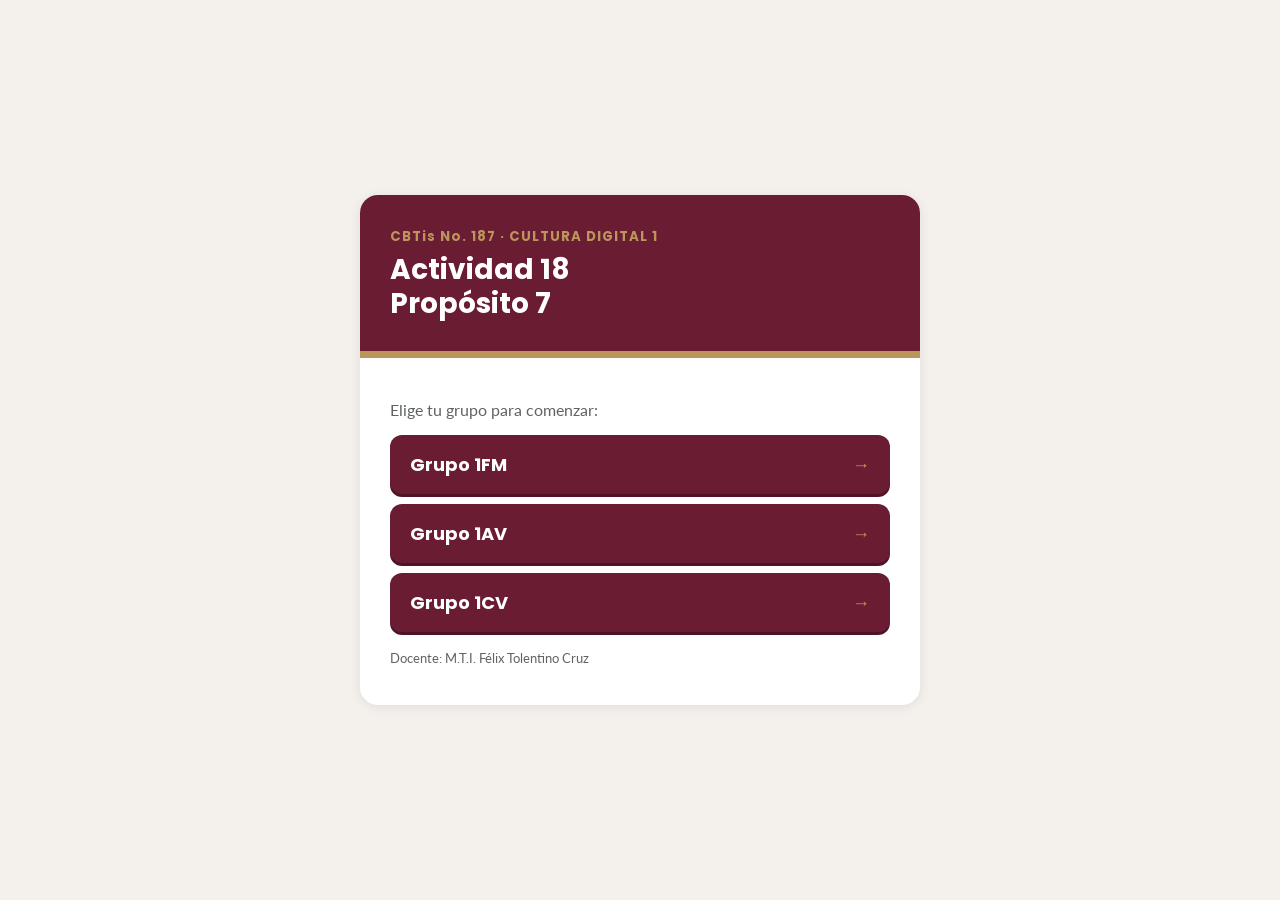
<file: index.html>
<!DOCTYPE html>
<html lang="es"><head><meta charset="utf-8"><meta name="viewport" content="width=device-width, initial-scale=1">
<title>Actividad 18 · Propósito 7 · Cultura Digital 1</title>
<link href="https://fonts.googleapis.com/css2?family=Poppins:wght@500;700&family=Lato:wght@400;700&display=swap" rel="stylesheet">
<style>
body{margin:0;font-family:Lato,Arial,sans-serif;background:#F4F1EC;color:#262626;display:flex;min-height:100vh;align-items:center;justify-content:center;padding:20px;box-sizing:border-box}
.c{max-width:560px;width:100%;background:#fff;border-radius:18px;overflow:hidden;box-shadow:0 2px 12px rgba(0,0,0,.08)}
.h{background:#691C32;color:#fff;padding:30px;border-bottom:7px solid #BC955C}
.h small{color:#BC955C;font-family:Poppins;font-weight:700;letter-spacing:1px}
h1{font-family:Poppins;margin:6px 0 0;font-size:28px;line-height:1.2}
.b{padding:26px 30px}
a.g{display:block;text-decoration:none;background:#691C32;color:#fff;font-family:Poppins;font-weight:700;font-size:18px;padding:16px 20px;border-radius:12px;margin:10px 0;box-shadow:0 3px 0 #4E1426}
a.g span{float:right;color:#BC955C}
p{color:#5F6366}
</style></head><body><div class="c"><div class="h"><small>CBTis No. 187 · CULTURA DIGITAL 1</small><h1>Actividad 18<br>Propósito 7</h1></div>
<div class="b"><p>Elige tu grupo para comenzar:</p>
<a class="g" href="1fm.html">Grupo 1FM <span>→</span></a>
<a class="g" href="1av.html">Grupo 1AV <span>→</span></a>
<a class="g" href="1cv.html">Grupo 1CV <span>→</span></a>
<p style="font-size:13px;margin-top:18px">Docente: M.T.I. Félix Tolentino Cruz</p></div></div></body></html>
</file>
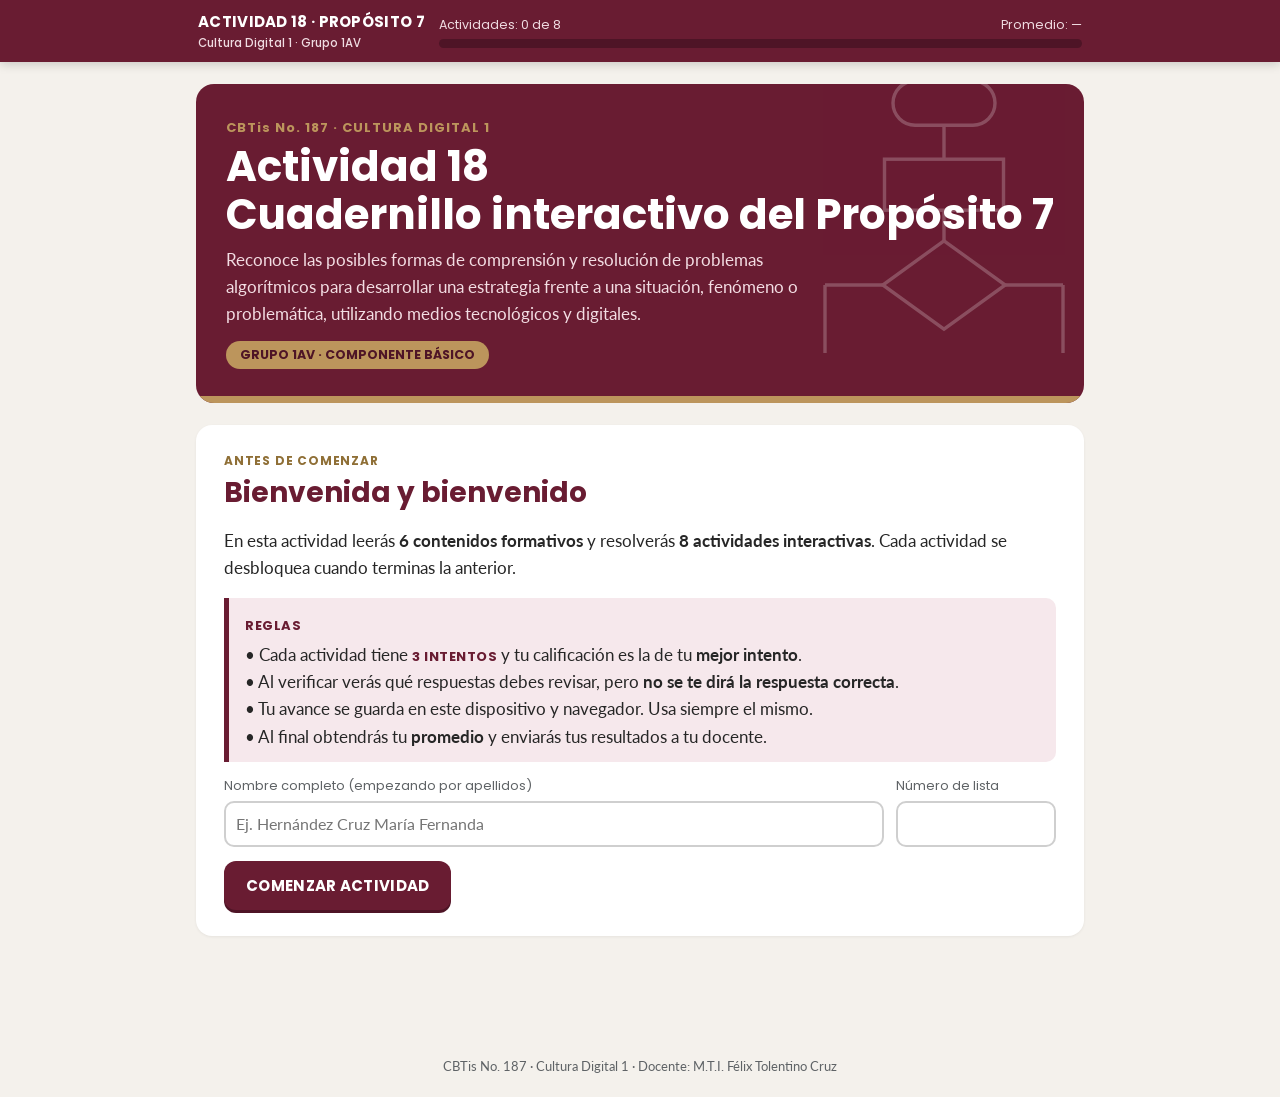
<file: 1av.html>
<!DOCTYPE html>
<html lang="es">
<head>
<meta charset="utf-8">
<meta name="viewport" content="width=device-width, initial-scale=1">
<title>ACTIVIDAD 18 · Propósito 7 · Cultura Digital 1 · Grupo 1AV</title>
<link rel="preconnect" href="https://fonts.googleapis.com">
<link href="https://fonts.googleapis.com/css2?family=Poppins:wght@500;600;700&family=Lato:ital,wght@0,400;0,700;1,400&display=swap" rel="stylesheet">
<script src="config.js"></script>
<link rel="stylesheet" href="estilos.css">
</head>
<body>
<header class="top"><div class="topin">
 <div class="brand">ACTIVIDAD 18 · PROPÓSITO 7<small>Cultura Digital 1 · Grupo 1AV</small></div>
 <div class="prog"><div class="lbl"><span id="plbl">Actividades: 0 de 8</span><span id="ppro">Promedio: —</span></div><div class="bar"><i id="pbar"></i></div></div>
</div></header>
<main id="app"></main>
<footer>CBTis No. 187 · Cultura Digital 1 · Docente: M.T.I. Félix Tolentino Cruz</footer>
<div id="constancia"></div>
<div class="toast" id="toast"></div>
<script>window.GRUPO="1AV";window._P="[base64]/[base64]/ADI9Aic/KsIgojIDJCIsIiMgQ0TNBibgAphiDiciAiOiIkIgwiIuBiclVGTiAiOiEkIgwiI/[base64]/[base64]/KsIgwiI/EGcsV3YgEGbgUmbllGdg4WqDnWdR9rwiACLi8TYyJ2bjBSZzBybk5WoDX3Y/KMI5ByPhdWYwBibpOca1F3vCDCL/EGdzVWdjByb05WoDX3Q/KsIgwiI/IXYyd2bsBSZyVWa1FHIlNHIpOcdx9rwgkHI/8GZuF6w1NGI5BSZk52sDT2vCDCL/EGdjVmZhBibpOca1FHIh9rwgwyPlJnc1N2bgk6w1F1vCLyWgwiI/[base64]/[base64]/KsIbtFI6IiMhJCIsIjMgojIkVWZzJye";</script>
<script src="app.js"></script>
</body>
</html>
</file>
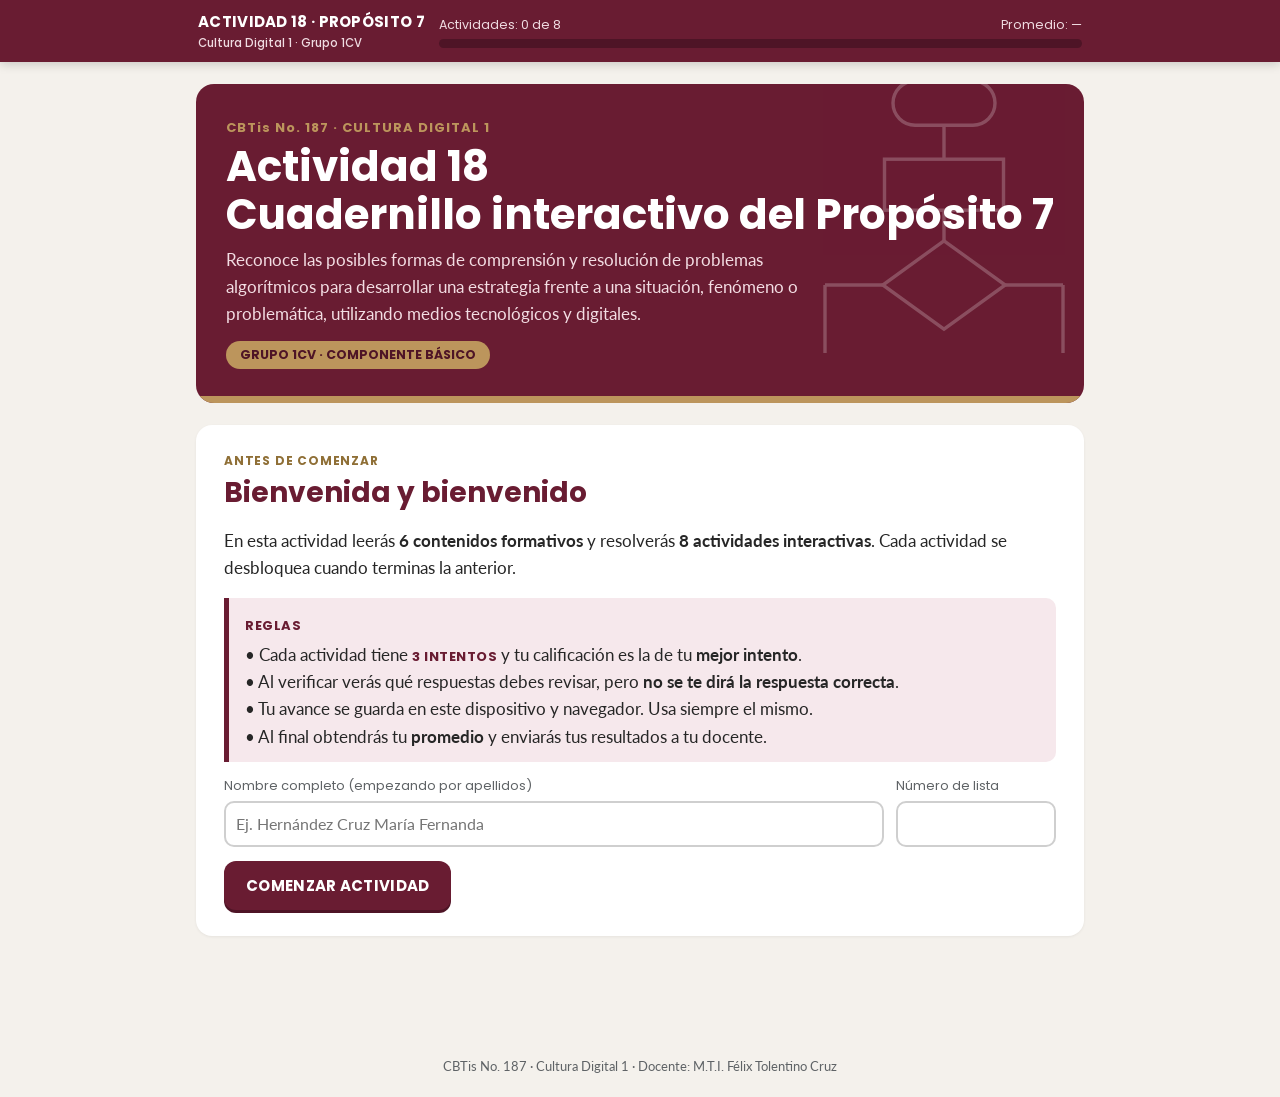
<file: 1cv.html>
<!DOCTYPE html>
<html lang="es">
<head>
<meta charset="utf-8">
<meta name="viewport" content="width=device-width, initial-scale=1">
<title>ACTIVIDAD 18 · Propósito 7 · Cultura Digital 1 · Grupo 1CV</title>
<link rel="preconnect" href="https://fonts.googleapis.com">
<link href="https://fonts.googleapis.com/css2?family=Poppins:wght@500;600;700&family=Lato:ital,wght@0,400;0,700;1,400&display=swap" rel="stylesheet">
<script src="config.js"></script>
<link rel="stylesheet" href="estilos.css">
</head>
<body>
<header class="top"><div class="topin">
 <div class="brand">ACTIVIDAD 18 · PROPÓSITO 7<small>Cultura Digital 1 · Grupo 1CV</small></div>
 <div class="prog"><div class="lbl"><span id="plbl">Actividades: 0 de 8</span><span id="ppro">Promedio: —</span></div><div class="bar"><i id="pbar"></i></div></div>
</div></header>
<main id="app"></main>
<footer>CBTis No. 187 · Cultura Digital 1 · Docente: M.T.I. Félix Tolentino Cruz</footer>
<div id="constancia"></div>
<div class="toast" id="toast"></div>
<script>window.GRUPO="1CV";window._P="==[base64]/[base64]/[base64]";</script>
<script src="app.js"></script>
</body>
</html>
</file>
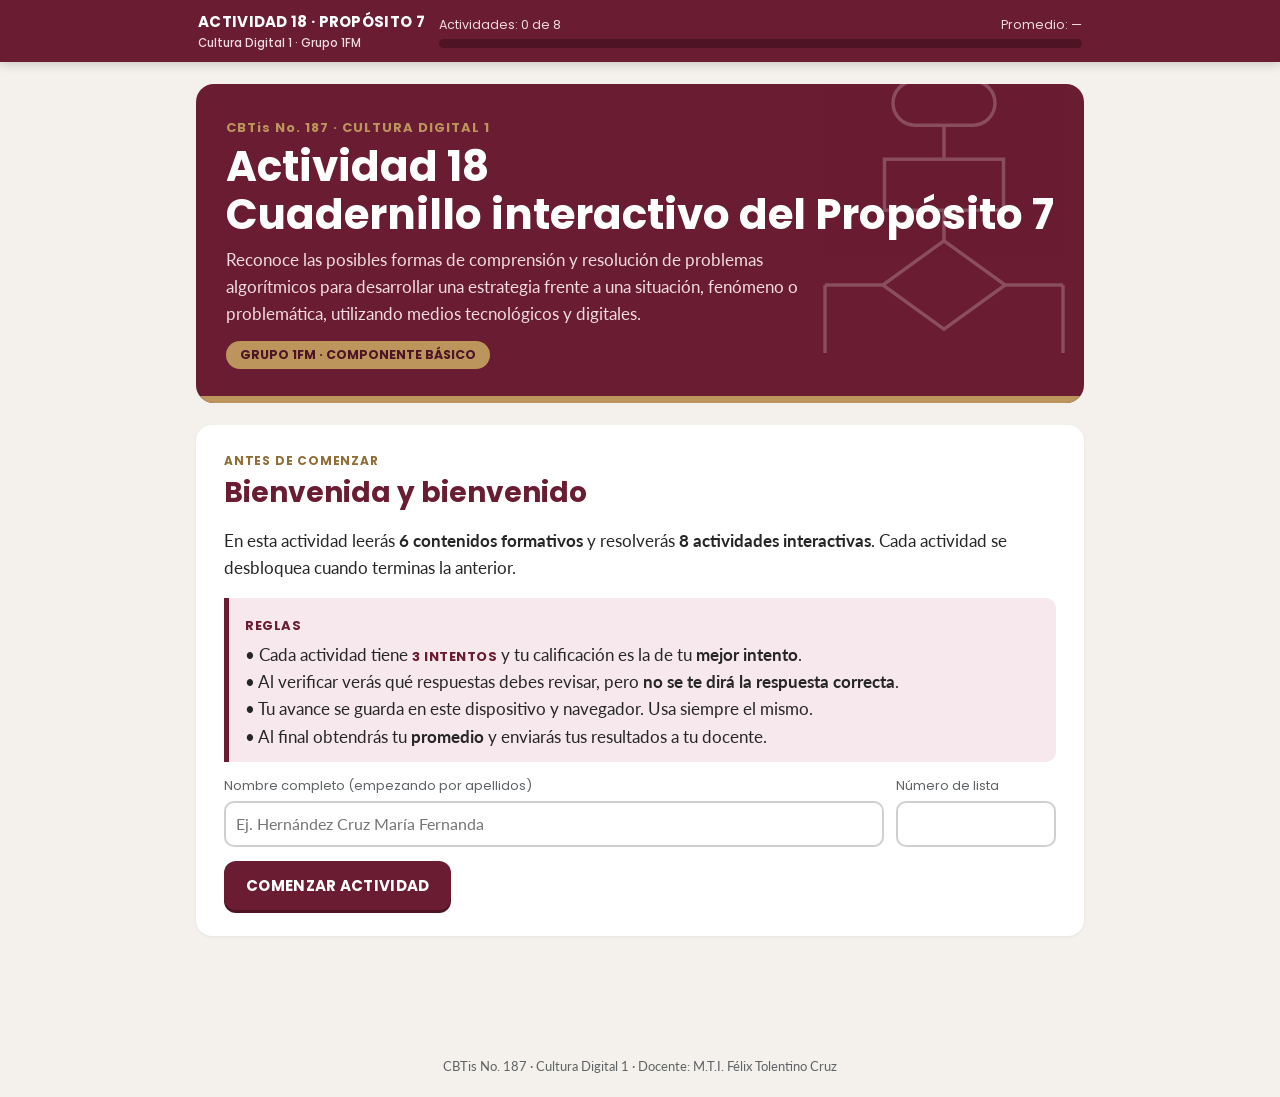
<file: 1fm.html>
<!DOCTYPE html>
<html lang="es">
<head>
<meta charset="utf-8">
<meta name="viewport" content="width=device-width, initial-scale=1">
<title>ACTIVIDAD 18 · Propósito 7 · Cultura Digital 1 · Grupo 1FM</title>
<link rel="preconnect" href="https://fonts.googleapis.com">
<link href="https://fonts.googleapis.com/css2?family=Poppins:wght@500;600;700&family=Lato:ital,wght@0,400;0,700;1,400&display=swap" rel="stylesheet">
<script src="config.js"></script>
<link rel="stylesheet" href="estilos.css">
</head>
<body>
<header class="top"><div class="topin">
 <div class="brand">ACTIVIDAD 18 · PROPÓSITO 7<small>Cultura Digital 1 · Grupo 1FM</small></div>
 <div class="prog"><div class="lbl"><span id="plbl">Actividades: 0 de 8</span><span id="ppro">Promedio: —</span></div><div class="bar"><i id="pbar"></i></div></div>
</div></header>
<main id="app"></main>
<footer>CBTis No. 187 · Cultura Digital 1 · Docente: M.T.I. Félix Tolentino Cruz</footer>
<div id="constancia"></div>
<div class="toast" id="toast"></div>
<script>window.GRUPO="1FM";window._P="=[base64]/[base64]/KsIbBCLdBDIs0lIuN7wpNnclZnbpBiblJXZpVXclJHIzFGZvRlIgwiIz9Gdpp2b05WYgUGZgEGduVmViACLiEmZpJlIgwiIhlmchRnb1x2b2BSY0NWZs92QisFIsIyPsFWajlmbpBibzOcazJXZ25WagUmcllWdxVmcg8kTgEmdpRXYuJXZ0xWYgwWoDX3Q/[base64]/[base64]/KMnAKOIvRXYtJ3bmBCblBicvpWZtBSZ1dWazByb05WZp1WYlRnbhxGcgwWoDX3Q/[base64]/KsIbtFI6IiMhJCIsETMgojIkVWZzJye";</script>
<script src="app.js"></script>
</body>
</html>
</file>
<file: estilos.css>
:root{--g:#691C32;--g2:#4E1426;--gc:#F6E8EC;--d:#BC955C;--d2:#8F6F36;--dc:#F6EEDF;--v:#235B4E;--vc:#E4F0EB;
--gris:#5F6366;--gl:#E6E6E6;--crema:#FBF8F3;--t:#262626;--r:#B3142A;--rc:#FBE9EC}
*{box-sizing:border-box}
html{scroll-behavior:smooth}
body{margin:0;font-family:Lato,"Segoe UI",Arial,sans-serif;color:var(--t);background:#F4F1EC;font-size:17px;line-height:1.6}
h1,h2,h3,.pop{font-family:Poppins,"Segoe UI",Arial,sans-serif}
header.top{position:sticky;top:0;z-index:20;background:var(--g);color:#fff;box-shadow:0 2px 10px rgba(0,0,0,.18)}
.topin{max-width:920px;margin:0 auto;padding:10px 18px;display:flex;gap:14px;align-items:center;flex-wrap:wrap}
.brand{font-family:Poppins;font-weight:700;font-size:15px;letter-spacing:.3px}
.brand small{display:block;font-weight:500;font-size:11.5px;color:#F0DCE2;letter-spacing:0}
.prog{flex:1;min-width:200px}
.prog .lbl{display:flex;justify-content:space-between;font-size:12.5px;font-family:Poppins;color:#F0DCE2}
.bar{height:9px;background:var(--g2);border-radius:9px;overflow:hidden;margin-top:4px}
.bar>i{display:block;height:100%;width:0;background:var(--d);border-radius:9px;transition:width .5s}
main{max-width:920px;margin:0 auto;padding:22px 16px 80px}
.hero{background:var(--g);color:#fff;border-radius:18px;padding:34px 30px;position:relative;overflow:hidden;margin-bottom:22px}
.hero:after{content:"";position:absolute;left:0;right:0;bottom:0;height:7px;background:var(--d)}
.hero .k{color:var(--d);font-family:Poppins;font-weight:700;font-size:13px;letter-spacing:1px}
.hero h1{margin:4px 0 2px;font-size:clamp(28px,5vw,42px);line-height:1.15}
.hero p{margin:6px 0 0;color:#F3DDE3;max-width:620px}
.pill{display:inline-block;background:var(--d);color:var(--g2);font-family:Poppins;font-weight:700;font-size:12.5px;border-radius:20px;padding:4px 14px;margin-top:14px}
.hero svg{position:absolute;right:-30px;top:-20px;opacity:.22;width:340px}
.card{background:#fff;border-radius:16px;padding:26px 28px;margin:0 0 20px;box-shadow:0 1px 3px rgba(0,0,0,.06)}
.card.locked{background:#ECE8E2;color:var(--gris);text-align:center;padding:30px}
.card.locked .lk{font-size:30px}
.kicker{font-family:Poppins;font-weight:700;font-size:12px;color:var(--d2);letter-spacing:.8px;text-transform:uppercase}
h2{color:var(--g);font-size:clamp(22px,3.6vw,28px);margin:4px 0 6px;line-height:1.25}
h3{color:var(--g);font-size:18.5px;margin:22px 0 6px}
.meta{font-size:13px;color:var(--gris);font-family:Poppins;margin-bottom:8px}
.rbar{display:flex;gap:4px;margin:6px 0 14px}.rbar i{flex:1;height:7px;border-radius:5px;background:var(--gl)}.rbar i.on{background:var(--g)}
table{border-collapse:collapse;width:100%;margin:10px 0 14px;font-size:15.5px}
th{background:var(--g);color:#fff;font-family:Poppins;font-weight:600;font-size:13.5px;text-align:left;padding:8px 10px}
td{padding:8px 10px;border-bottom:1px solid var(--gl);vertical-align:top}
tr:nth-child(odd) td{background:var(--crema)}
.tw{overflow-x:auto}
.box{border-left:5px solid var(--d);background:var(--dc);border-radius:0 10px 10px 0;padding:12px 16px;margin:14px 0}
.box b:first-child{font-family:Poppins;font-size:13px;text-transform:uppercase;letter-spacing:.5px;color:var(--g)}
.box p{margin:4px 0 0}
.box.tip{border-color:var(--v);background:var(--vc)}.box.tip b:first-child{color:var(--v)}
.box.alert{border-color:var(--g);background:var(--gc)}
ol.pasos li{margin-bottom:6px}
pre.pseudo{background:#20262E;color:#E9F2EC;border-radius:10px;padding:14px 18px;font-size:15px;line-height:1.5;overflow-x:auto;font-family:Consolas,"Courier New",monospace}
code{background:var(--dc);padding:1px 6px;border-radius:5px;font-size:.92em}
.symgrid{display:grid;grid-template-columns:repeat(auto-fill,minmax(250px,1fr));gap:10px;margin:8px 0}
.sym{display:flex;gap:12px;align-items:center;background:var(--crema);border-radius:10px;padding:8px 12px}
.sym svg{flex:0 0 74px}
.sym b{font-family:Poppins;font-size:13.5px;color:var(--g)}.sym span{display:block;font-size:14px;color:var(--gris);line-height:1.35}
/* actividad */
.act{border:2px solid var(--d);border-radius:16px;padding:22px 22px 18px;margin-top:26px;background:#fff}
.acth{display:flex;justify-content:space-between;align-items:flex-start;gap:12px;flex-wrap:wrap}
.acth .t{font-family:Poppins;font-weight:700;color:var(--g);font-size:20px}
.acth .s{font-family:Poppins;font-size:12px;color:var(--d2);font-weight:700;letter-spacing:.7px}
.dots{display:flex;gap:6px;align-items:center;font-size:12.5px;font-family:Poppins;color:var(--gris)}
.dots i{width:14px;height:14px;border-radius:50%;border:2px solid var(--d);display:inline-block}
.dots i.used{background:var(--d)}
.inst{color:var(--gris);font-size:15.5px;margin:6px 0 14px}
.q{padding:12px 0;border-top:1px dashed var(--gl);display:grid;grid-template-columns:30px 1fr;gap:4px 10px;align-items:start}
.q .n{width:28px;height:28px;border-radius:50%;background:var(--g);color:#fff;font-family:Poppins;font-weight:700;font-size:13px;display:flex;align-items:center;justify-content:center}
.q .txt{font-weight:700}
.q .ctl{grid-column:2}
select,input[type=number],input[type=text]{font:inherit;font-size:15.5px;padding:9px 10px;border:2px solid #CFCFCF;border-radius:10px;background:#fff;width:100%;max-width:100%;color:var(--t)}
select:focus,input:focus{outline:none;border-color:var(--d)}
.ok select,.ok input,select.ok,input.ok,li.ok{border-color:var(--v)!important;background:var(--vc)}
.bad select,.bad input,select.bad,input.bad,li.bad{border-color:var(--r)!important;background:var(--rc)}
.mark{font-family:Poppins;font-size:12.5px;font-weight:600;margin-top:4px;display:block;min-height:1em}
.ok .mark,.mark.ok{color:var(--v)}.bad .mark,.mark.bad{color:var(--r)}
.btn{font-family:Poppins;font-weight:700;font-size:15px;border:0;border-radius:12px;padding:13px 22px;background:var(--g);color:#fff;cursor:pointer;box-shadow:0 3px 0 var(--g2);letter-spacing:.3px}
.btn:hover{filter:brightness(1.1)}.btn:active{transform:translateY(2px);box-shadow:0 1px 0 var(--g2)}
.btn[disabled]{background:#B7B0A8;box-shadow:none;cursor:not-allowed}
.btn.sec{background:var(--d);color:var(--g2);box-shadow:0 3px 0 var(--d2)}
.btn.verde{background:var(--v);box-shadow:0 3px 0 #163a32}
.res{margin-top:14px;border-radius:12px;padding:12px 16px;font-weight:700;display:none}
.res.show{display:block}.res.ok{background:var(--vc);color:var(--v);border:2px solid var(--v)}
.res.bad{background:var(--rc);color:var(--r);border:2px solid var(--r)}.res.warn{background:var(--dc);color:var(--d2);border:2px solid var(--d)}
.res small{display:block;font-weight:400;color:var(--t);margin-top:3px}
.foot{display:flex;gap:12px;align-items:center;flex-wrap:wrap;margin-top:16px}
/* ordenar */
ul.sort{list-style:none;padding:0;margin:0}
ul.sort li{display:flex;align-items:center;gap:10px;background:var(--crema);border:2px solid #DDD5C8;border-radius:12px;padding:10px 12px;margin-bottom:8px;cursor:grab;user-select:none}
ul.sort li .pos{width:30px;height:30px;flex:0 0 30px;border-radius:50%;background:var(--d);color:#fff;font-family:Poppins;font-weight:700;display:flex;align-items:center;justify-content:center}
ul.sort li .lbl{flex:1;font-weight:700}
ul.sort li .mv{display:flex;flex-direction:column;gap:3px}
ul.sort li .mv button{border:0;background:var(--g);color:#fff;width:34px;height:24px;border-radius:7px;cursor:pointer;font-size:12px}
ul.sort li.drag{opacity:.45}
ul.sort.lock li{cursor:default}ul.sort.lock .mv{display:none}
/* clasificar */
.cl{display:grid;grid-template-columns:1fr 190px;gap:10px;align-items:center;padding:9px 0;border-top:1px dashed var(--gl)}
.cl .it{font-weight:700}
.caso{background:var(--dc);border-radius:12px;padding:12px 16px;margin:8px 0 12px}
.caso b{color:var(--g);font-family:Poppins;font-size:13px}
/* matriz */
.mx td input{max-width:110px}
.flow{display:grid;grid-template-columns:minmax(260px,360px) 1fr;gap:20px;align-items:start}
.flow svg{width:100%;height:auto;background:var(--crema);border-radius:12px}
.flow .blk{display:grid;grid-template-columns:34px 1fr;gap:8px;align-items:center;margin-bottom:10px}
.flow .blk .L{width:32px;height:32px;border-radius:8px;background:var(--d);color:#fff;font-family:Poppins;font-weight:700;display:flex;align-items:center;justify-content:center}
.symq{display:grid;grid-template-columns:110px 1fr;gap:14px;align-items:center;padding:10px 0;border-top:1px dashed var(--gl)}
.symq svg{background:var(--crema);border-radius:10px;padding:4px}
/* inicio / resultados */
.form{display:grid;grid-template-columns:1fr 160px;gap:12px;margin:14px 0}
.form label{font-family:Poppins;font-size:13px;color:var(--gris);display:block;margin-bottom:4px}
.rtab td:last-child,.rtab th:last-child{text-align:center}
.big{font-family:Poppins;font-weight:700;font-size:44px;color:var(--g);line-height:1}
.prom{display:flex;gap:18px;align-items:center;background:var(--gc);border-radius:14px;padding:16px 20px;margin:14px 0}
#constancia{display:none}
.toast{position:fixed;left:50%;bottom:22px;transform:translateX(-50%);background:var(--t);color:#fff;padding:10px 18px;border-radius:10px;font-family:Poppins;font-size:14px;opacity:0;transition:opacity .3s;pointer-events:none;z-index:50}
.toast.on{opacity:1}
footer{text-align:center;font-size:13px;color:var(--gris);padding:20px}
@media (max-width:680px){
 body{font-size:16px}.card{padding:20px 16px}.act{padding:16px 12px}
 .flow{grid-template-columns:1fr}.cl{grid-template-columns:1fr}.form{grid-template-columns:1fr}
 .symq{grid-template-columns:84px 1fr}.hero{padding:26px 20px}
 .mx{font-size:13.5px}.mx th{font-size:11.5px;padding:6px}.mx td{padding:6px}.mx td input{max-width:76px;padding:7px 6px}
}
@media print{
 body{background:#fff}header.top,main,footer,.toast{display:none!important}
 #constancia{display:block;padding:10px 30px;font-size:13px}
 #constancia h1{color:var(--g);font-size:22px;margin:0}
 #constancia table{font-size:12px}
 #constancia th{-webkit-print-color-adjust:exact;print-color-adjust:exact}
}
</file>
